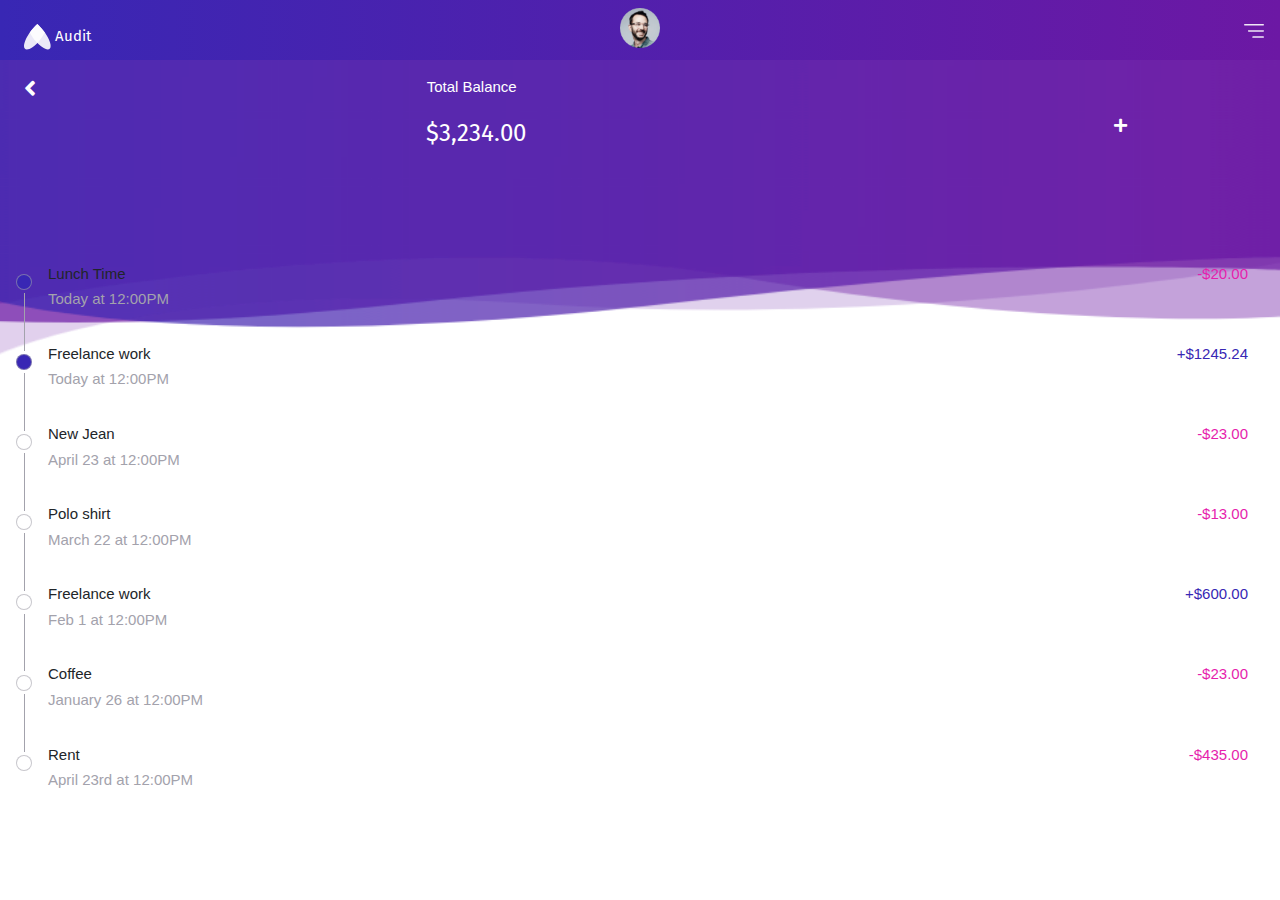
<file: Audit/public_html/expenditures.html>
<!DOCTYPE html>   
<html>
    <head>
        <title>Expenditures</title>
        <meta charset="UTF-8">
        <meta name="viewport" content="width=device-width, initial-scale=1.0">
        <link rel="stylesheet" href="https://use.fontawesome.com/releases/v5.2.0/css/all.css"/>
        <link href="https://fonts.googleapis.com/css?family=Fira+Sans" rel="stylesheet">
        <link href="css/bootstrap/bootstrap.min.css" rel="stylesheet" type="text/css"/>
        <link href="css/expenditures.css" rel="stylesheet" type="text/css"/>
    </head>
    <body>
        <div class="row logo-container">
            <div class="col-4">
                <div class="logo">
                    <img src="images/Symbole-10-1.png" alt=""/>
                    <span>Audit</span>
                </div>
            </div>
            <div class="col-4 padding-top">
                <img src="images/Groupe-de-masques-1.png" alt=""/>
            </div>
            <div class="col-4">
                <img class="icone" src="images/Menu.png" alt=""/>
            </div>

        </div>
        <div class="row font">
            <div class="col-4 left">
                <i class="fas fa-angle-left"></i>
            </div>
            <div class="col-4 center">
                <p>
                    Total Balance
                </p>
            </div>
        </div>
        <div class="row masque">
            <div class="col-9">
                <p>
                    $3,234.00
                </p>
            </div>
            <div class="col-3">
                <i class="fas fa-plus"></i>
            </div>
        </div>
        <main>
            <div class="row">
                <div class="col-6 align-left">
                    <p class="is-active">Lunch Time</p>
                    <span class="time">Today at 12:00PM</span>
                </div>
                <div class="col-6 align-right">
                    <span class="negative">-$20.00</span>
                </div>
            </div>
            <div class="row">
                <div class="col-6 align-left">
                    <p class="is-active">Freelance work</p>
                    <span class="time">Today at 12:00PM</span>
                </div>
                <div class="col-6 align-right">
                    <span class="positive">+$1245.24</span>
                </div>
            </div>
            <div class="row">
                <div class="col-6 align-left">
                    <p>New Jean</p>
                    <span class="time">April 23 at 12:00PM</span>
                </div>
                <div class="col-6 align-right">
                    <span class="negative">-$23.00</span>
                </div>
            </div>
            <div class="row">
                <div class="col-6 align-left">
                    <p>Polo shirt</p>
                    <span class="time">March 22 at 12:00PM</span>
                </div>
                <div class="col-6 align-right">
                    <span class="negative">-$13.00</span>
                </div>
            </div>
            <div class="row">
                <div class="col-6 align-left">
                    <p>Freelance work</p>
                    <span class="time">Feb 1 at 12:00PM</span>
                </div>
                <div class="col-6 align-right">
                    <span class="positive">+$600.00</span>
                </div>
            </div>
            <div class="row">
                <div class="col-6 align-left">
                    <p>Coffee</p>
                    <span class="time">January 26 at 12:00PM</span>
                </div>
                <div class="col-6 align-right">
                    <span class="negative">-$23.00</span>
                </div>
            </div>
            <div class="row">
                <div class="col-6 align-left last">
                    <p>Rent</p>
                    <span class="time">April 23rd at 12:00PM</span>
                </div>
                <div class="col-6 align-right">
                    <span class="negative">-$435.00</span>
                </div>
            </div>
        </main>
        <script src="js/jQuery/jquery-3.3.1.js" type="text/javascript"></script>
        <script src="js/main.js" type="text/javascript"></script>
    </body>
</html>
</file>
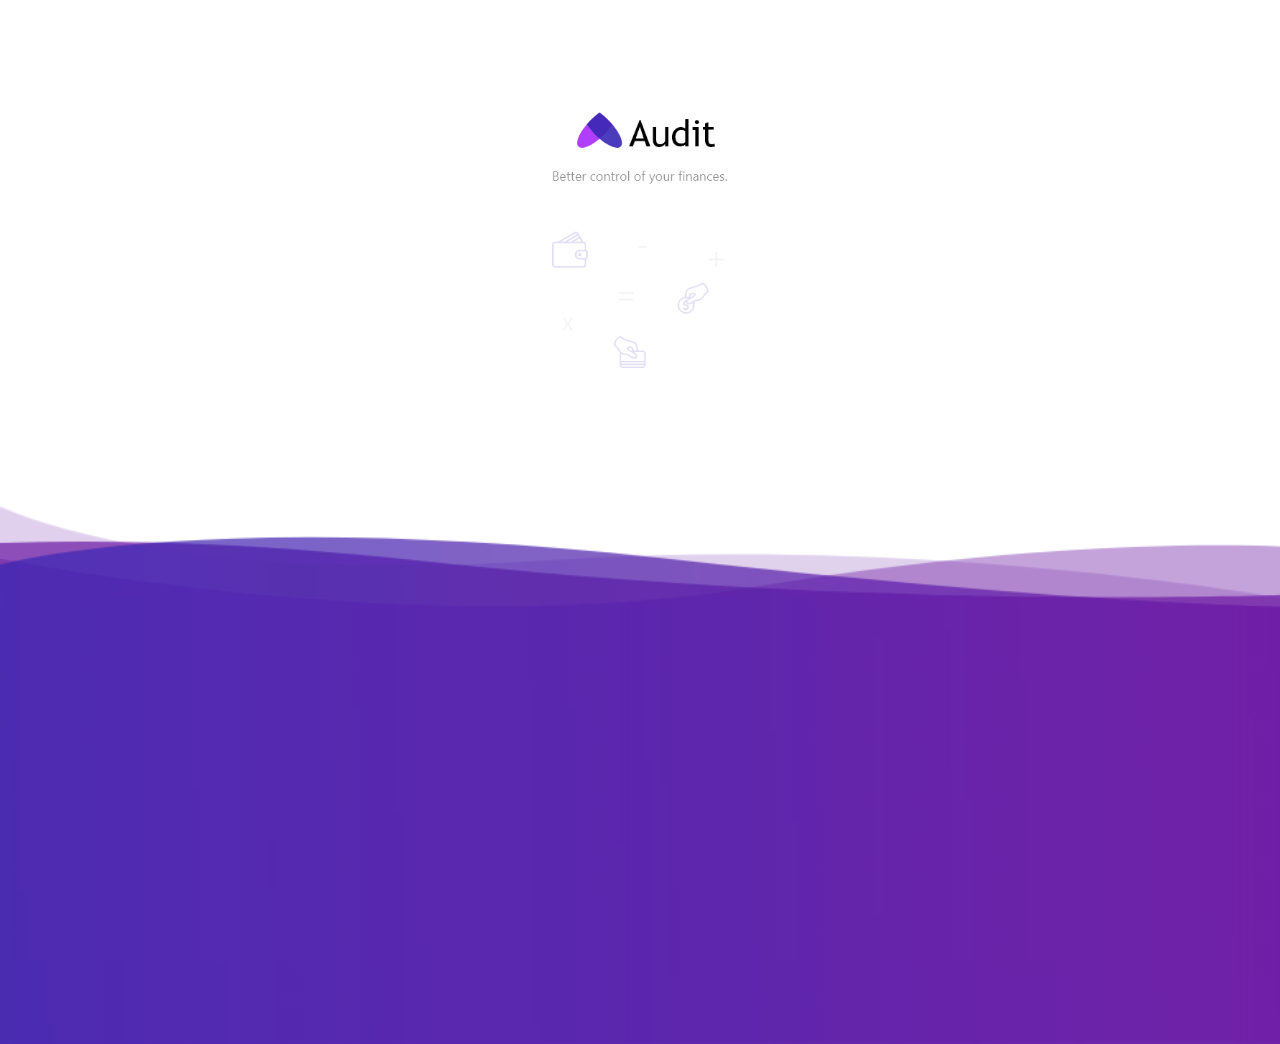
<file: Audit/public_html/flash-screen.html>
<!DOCTYPE html>
<html>
    <head>
        <title>Audit</title>
        <meta charset="UTF-8">
        <meta name="viewport" content="width=device-width, initial-scale=1.0">
        <link href="https://fonts.googleapis.com/css?family=Fira+Sans" rel="stylesheet">
        <link rel="stylesheet" href="https://use.fontawesome.com/releases/v5.2.0/css/all.css"/>
        <link href="css/flash-screen.css" rel="stylesheet" type="text/css"/>
    </head>
    <body class="home">
        <header>
            <div class="logo-container">
                <img src="images/Logo.png" alt="Logo">
            </div>
        </header>
        <main>
            <div class="group-container">
                <img src="images/Groupe-4.png" alt="Group 4">
            </div>
        </main>
        <script src="js/main.js" type="text/javascript"></script>
        <script src="js/jQuery/jquery-3.3.1.js" type="text/javascript"></script>
    </body>
</html>
</file>
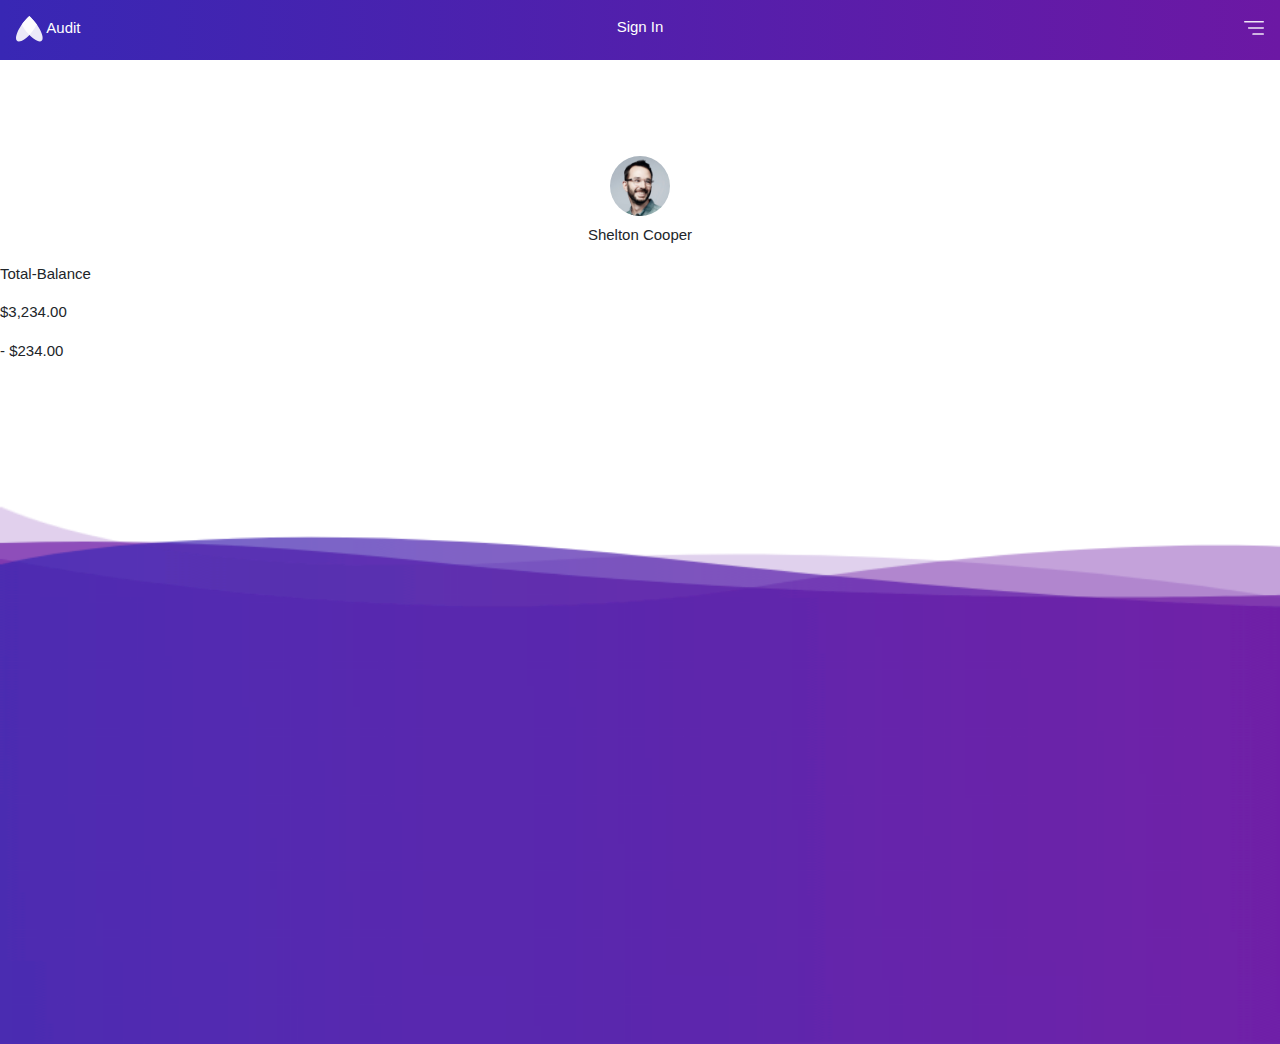
<file: Audit/public_html/home-screen.html>
<!DOCTYPE html>
<html>
    <head>
        <title>Home Screen</title>
        <meta charset="UTF-8">
        <meta name="viewport" content="width=device-width, initial-scale=1.0">
        <link rel="stylesheet" href="https://use.fontawesome.com/releases/v5.2.0/css/all.css"/>
        <link href="css/bootstrap/bootstrap.min.css" rel="stylesheet" type="text/css"/>
        <link href="css/home-screen.css" rel="stylesheet" type="text/css"/>
    </head>
    <body>
        <div class="row logo-container">
            <div class="col-4">
                <div class="logo">
                    <img src="images/Symbole-10-1.png" alt=""/>
                    <span>Audit</span>
                </div>
            </div>
            <div class="col-4 padding-top">
                <a href="#">Sign In</a>
            </div>
            <div class="col-4">
                <img class="icone" src="images/Menu.png" alt=""/>
            </div>
        </div>
        <div class="masque">
            <img src="images/Groupe-de-masques-1.png" alt=""/>
            <p>
                Shelton Cooper
            </p>
        </div>
        <div>
            <p> 
                Total-Balance
            </p>
            <p>
                $3,234.00
            </p>
            <p>
                - $234.00
            </p>
        </div>
        <script src="js/main.js" type="text/javascript"></script>
        <script src="js/jQuery/jquery-3.3.1.js" type="text/javascript"></script>
    </body>
</html>
</file>
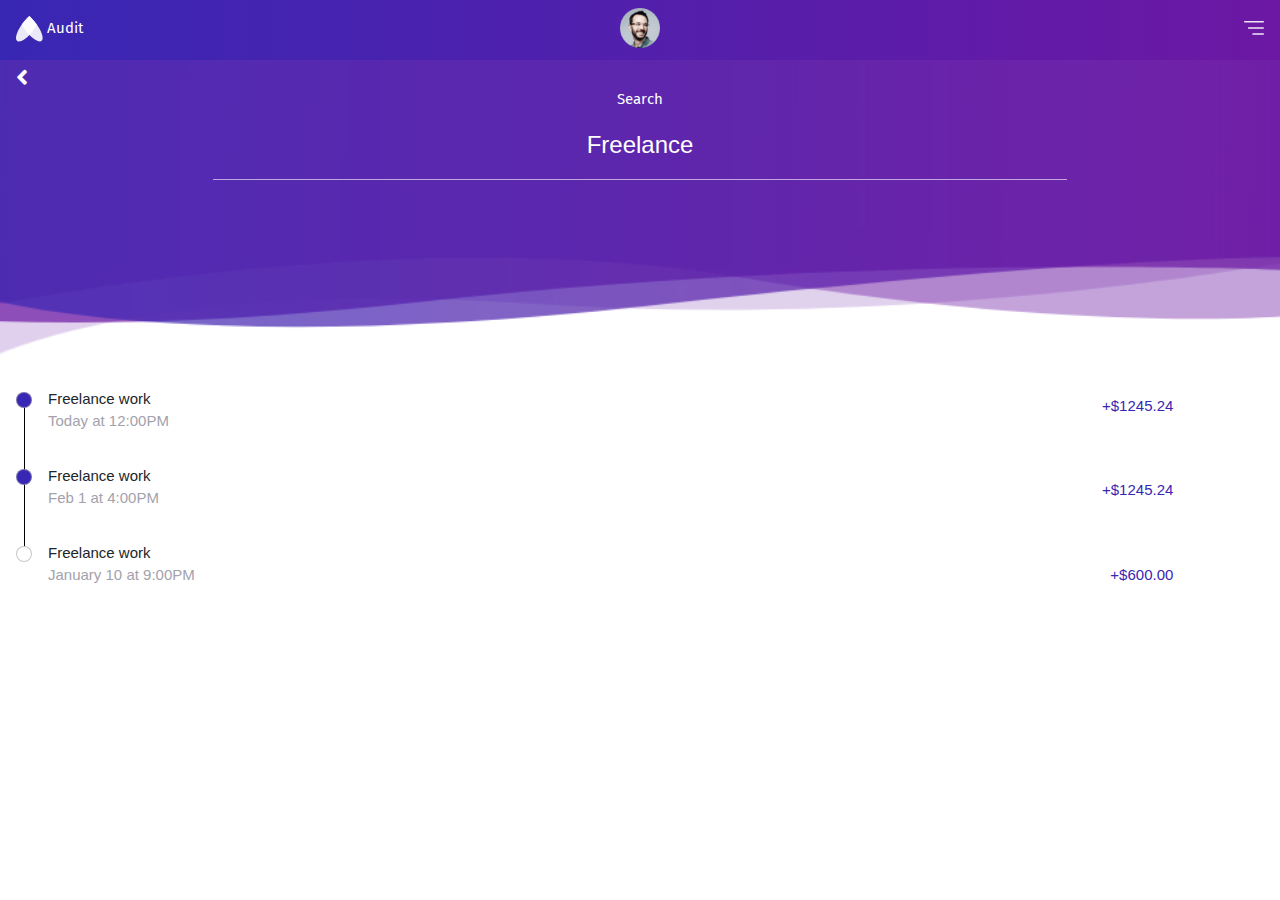
<file: Audit/public_html/search.html>
<!DOCTYPE html>
<html>
    <head>
        <title>Search</title>
        <meta charset="UTF-8">
        <meta name="viewport" content="width=device-width, initial-scale=1.0">
        <link href="https://fonts.googleapis.com/css?family=Fira+Sans" rel="stylesheet">
        <link rel="stylesheet" href="https://use.fontawesome.com/releases/v5.2.0/css/all.css"/>
        <link href="css/bootstrap/bootstrap.min.css" rel="stylesheet" type="text/css"/>
        <link href="css/search.css" rel="stylesheet" type="text/css"/>
    </head>
    <body>
        <div class="row logo-container">
            <div class="col-4">
                <div class="logo">
                    <img src="images/Symbole-10-1.png" alt=""/>
                    <span>Audit</span>
                </div>
            </div>
            <div class="col-4 padding-top">
                <img src="images/Groupe-de-masques-1.png" alt=""/>
            </div>
            <div class="col-4">
                <img class="icone" src="images/Menu.png" alt=""/>
            </div>
        </div>
        <div class="row font">
            <div class="col-12">
                <i class="fas fa-angle-left"></i>
            </div>
        </div>
        <div class="row masque">
            <div class="col-12">
            <a href="#">Search</a>
            </div>
        </div>
        <div class="row align-center">
            <div class="col-2"></div>
            <div class="col-8 line">
                <p>Freelance</p>
            </div>
            <div class="col-2"></div>
        </div>
        <div class="row margin-top">
            <div class="col-6 align-left">
                <nav>
                    <ul>
                        <li>Freelance work
                            <ul class="grey">
                                <li>Today at 12:00PM</li>
                            </ul>
                        </li>
                        <li>Freelance work
                            <ul class="grey">
                                <li>Feb 1 at 4:00PM</li>
                            </ul>
                        </li>
                        <li class="is-active">Freelance work
                            <ul class="grey">
                                <li>January 10 at 9:00PM</li>
                            </ul>
                        </li>
                    </ul>
                </nav>
            </div>
            <div class="col-5 align-right">
                <nav>
                    <ul>
                        <li>+$1245.24</li>
                        <li>+$1245.24</li>
                        <li>+$600.00</li>
                    </ul>
                </nav>
            </div>
        </div>
    </body>
</html>
</file>
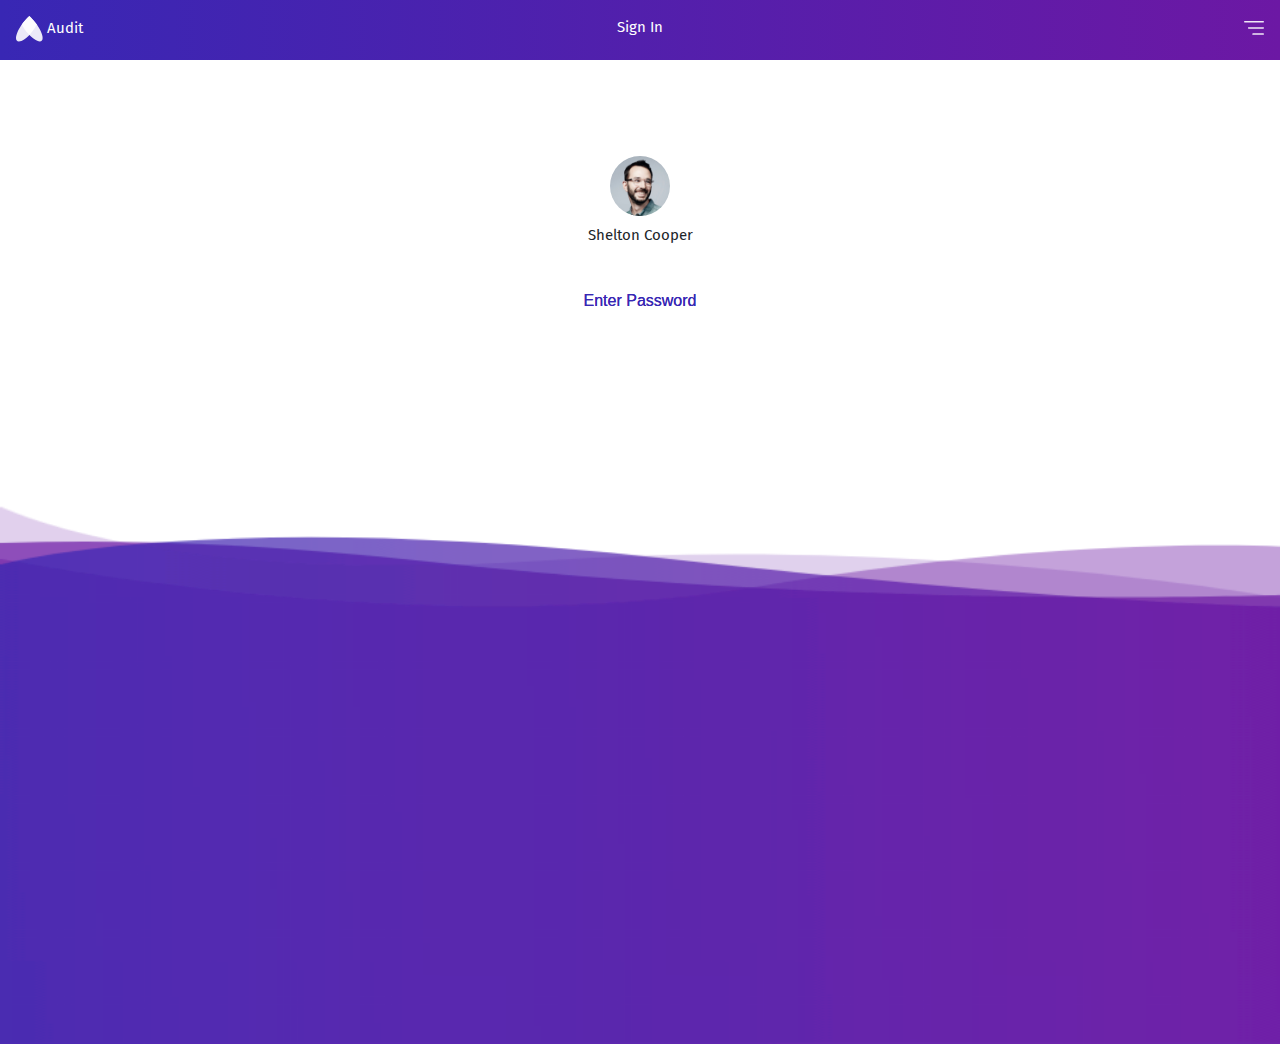
<file: Audit/public_html/sign-in.html>
<!DOCTYPE html>
<html>
    <head>
        <title>Sign In</title>
        <meta charset="UTF-8">
        <meta name="viewport" content="width=device-width, initial-scale=1.0">
        <link href="https://fonts.googleapis.com/css?family=Fira+Sans" rel="stylesheet">
        <link rel="stylesheet" href="https://use.fontawesome.com/releases/v5.2.0/css/all.css"/>
        <link href="css/bootstrap/bootstrap.min.css" rel="stylesheet" type="text/css"/>
        <link href="css/sign-in.css" rel="stylesheet" type="text/css"/>
    </head>
    <body>
        <div class="row logo-container">
            <div class="col-4">
                <div class="logo">
                    <img src="images/Symbole-10-1.png" alt=""/>
                    <span>Audit</span>
                </div>
            </div>
            <div class="col-4 padding-top">
                <a href="#">Sign In</a>
            </div>
            <div class="col-4">
                <img class="icone" src="images/Menu.png" alt=""/>
            </div>
        </div>
        <div class="masque">
            <img src="images/Groupe-de-masques-1.png" alt=""/>
            <p>
                Shelton Cooper
            </p>
        </div>
        <div class="row password-container">
                <input type="password" name="password" maxlength="4" pattern="[0-9]* /d" placeholder="Enter Password">
        </div>
        <script src="js/jQuery/jquery-3.3.1.js" type="text/javascript"></script>
        <script src="js/main.js" type="text/javascript"></script>
    </body>
</html>
</file>
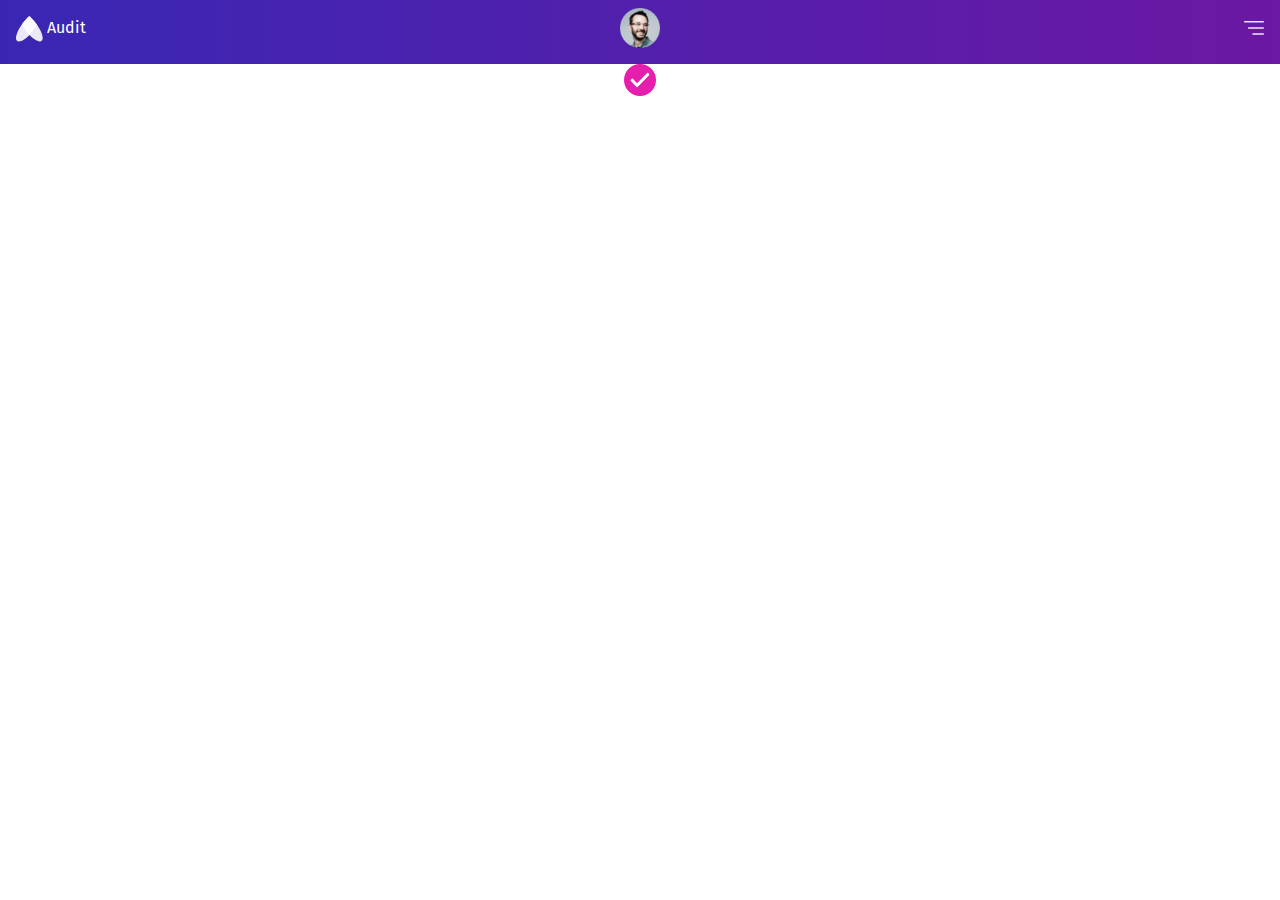
<file: Audit/public_html/success-screen.html>
<!DOCTYPE html>
<html>
    <head>
        <title>TODO supply a title</title>
        <meta charset="UTF-8">
        <meta name="viewport" content="width=device-width, initial-scale=1.0">
        <link href="https://fonts.googleapis.com/css?family=Fira+Sans" rel="stylesheet">
        <link href="css/bootstrap/bootstrap.min.css" rel="stylesheet" type="text/css"/>
        <link href="css/success-screen.css" rel="stylesheet" type="text/css"/>
    </head>
    <body>
        <div class="row logo-container">
            <div class="col-4">
                <div class="logo">
                    <img src="images/Symbole-10-1.png" alt=""/>
                    <span>Audit</span>
                </div>
            </div>
            <div class="col-4 padding-top">
                <img src="images/Groupe-de-masques-1.png" alt=""/>
            </div>
            <div class="col-4">
                <img class="icone" src="images/Menu.png" alt=""/>
            </div>
        </div>





        <main>
        <div class="logo1">
            <img src="images/Lock.png" alt=""/>
        </div>
            
        </main>
    </body>
</html>
</file>
<file: Audit/public_html/css/expenditures.css>
body{
    font-size: 15px;
}
body:before{
    content: "";
    position: absolute;
    left: -1%;
    right: 0;
    bottom: 0;
    top: 0;
    background: url(../images/Background-rotated.png) no-repeat bottom right;
    background-size: 100% 60%;
    transform: translateY(-60%);
    z-index: -1;
}
[class^="col-"], [class*=" col-"], .row{
    padding: 0;
    margin: 0;
}
.logo-container{
    background-image: linear-gradient(to right, rgba(56, 39, 180, 1) , rgba(108, 24, 164, 1));
    height: 4em;
}
.logo{
    margin-top:1.5rem;
    color:white;
    padding-left:1.5rem;
    font-family: 'Fira Sans', sans-serif;
}
.icone{
    float:right ;
    margin-top: 1.5rem;
    padding-right:1rem;
    cursor: pointer;
}
.padding-top{
    padding-bottom: 1rem;
    text-align: center;
}
.padding-top img{
    vertical-align: middle;
    border-style: none;
    height: 2.5rem;
    margin-top: 0.5rem;
}
.padding-top a{
    color: white;
    font-family: 'Fira Sans', sans-serif;
}
.font {
    color: white;
    margin-top: 1rem;
    white-space: nowrap;
}
.font .left {
    display: inline-block;
    text-align: left;
}
.font .right {
    display: inline-block;
    text-align: center;
}
.font .left i {
    margin-left: 1.5rem;
    font-size: 1.5rem;
}
.font .right p {
    padding: 0;
    font-size: 0.85rem;
    margin-left: 0.7rem;
}
.masque{
    text-align: center;
    font-family: 'Fira Sans', sans-serif;
    color: white;
}
.masque p{
    font-family: 'Fira Sans', sans-serif;
    font-size: 1.5rem;
    margin-left: -0.5rem;
}
main {
    margin-top: 6rem;
    white-space: nowrap;
}
main .row {
    margin-bottom: 2rem;
}
main .time {
    color: #A3A2AC;
}
main .align-left {
    padding-left: 3rem;
}
main .align-left p {
    margin: 0;
    margin-bottom: 0.2rem;
}
main span.negative {
    color: #E61EAD;
}
main span.positive {
    color: #3827B4;
}
.align-left:before {
    content: "";
    position: absolute;
    border-left: 1px solid #A3A2AC;
    height: 120%;
    margin-left: -1.525rem;
    margin-top: 1.9rem;
}
.last:before {
    content: none;
    border-left: transparent;
    margin: 0;
    height: inherit;
}
.align-right {
    float: right;
    padding-right: 2rem;
    text-align: right;
}
main p:before {
    position: absolute;
    content: "";
    height: 1rem;
    width: 1rem;
    background-color: white;
    border: 1px solid rgba(163, 162, 172, 0.60);
    border-radius: 100%;
    margin-left: -2rem;
    margin-top: 0.7rem;
}
p.is-active:before {
    position: absolute;
    content: "";
    height: 1rem;
    width: 1rem;
    background-color: #3827B4;
    border-radius: 100%;
    margin-left: -2rem;
    margin-top: 0.7rem;
}
</file>
<file: Audit/public_html/css/flash-screen.css>
html {
    height: 100%;
}
body {
    font-size: 15px;
    margin: 0;
    padding: 0;
    text-align: center;
    height: 100%;
}
[class^="col-"], [class*=" col-"], .row{
    padding: 0;
    margin: 0;
}
header:before {
    content: "";
    position: absolute;
    top: 0;
    left: 0;
    right: 0;
    bottom: 0;
    background: url(../images/Background.png) no-repeat bottom right;
    background-size: 100% 60%;
    transform: translateY(9rem);
    z-index: -1;
}
header {
    margin-top: 7rem;
}
header .logo-container img {
    height: auto;
    width: 11rem;
}
main .group-container {
    margin-top: 2rem;
}
main .group-container img {
    height: auto;
    width: 11rem;
}
</file>
<file: Audit/public_html/css/home-screen.css>
html {
    height: 100%;
}
body{
    font-size: 15px;
}
body:after {
    content: "";
    position: absolute;
    top: 0;
    left: 0;
    right: 0;
    bottom: 0;
    background: url(../images/Background.png) no-repeat bottom right;
    background-size: 100% 60%;
    transform: translateY(9rem);
    z-index: -1;
}
[class^="col-"], [class*=" col-"], .row{
    padding: 0;
    margin: 0;
}
.logo-container{
    background-image: linear-gradient(to right, rgba(56, 39, 180, 1) , rgba(108, 24, 164, 1));
    height: 4em;
}
.logo{
    margin-top: 1rem;
    color:white;
    padding-left: 1rem;
    font-family: 'Fira Sans', sans-serif;
}
.icone{
    float:right ;
    margin-top: 1.3rem;
    padding-right:1rem;
    cursor: pointer;
}
.padding-top{
    padding-top: 1rem;
    text-align: center;
}
.padding-top a{
    color:white;
    font-family: 'Fira Sans', sans-serif;
}
.masque{
    text-align:center;
    margin-top:6rem;
    font-family: 'Fira Sans', sans-serif;
}
.masque p{
    padding-top:0.5rem;
}
</file>
<file: Audit/public_html/css/search.css>
body{
    font-size: 15px;
}
body:before{
    content: "";
    position: absolute;
    left: -1%;
    right: 0;
    bottom: 0;
    top: 0;
    background: url(../images/Background-rotated.png) no-repeat bottom right;
    background-size: 100% 60%;
    transform: translateY(-60%);
    z-index: -1;
}
[class^="col-"], [class*=" col-"], .row{
    padding: 0;
    margin: 0;
}
.logo-container{
    background-image: linear-gradient(to right, rgba(56, 39, 180, 1) , rgba(108, 24, 164, 1));
    height: 4em;
}
.logo{
    margin-top:1rem;
    color:white;
    padding-left:1rem;
    font-family: 'Fira Sans', sans-serif;
}
.icone{
    float:right ;
    margin-top: 1.3rem;
    padding-right:1rem;
    cursor: pointer;
}
.padding-top{
    padding-bottom: 2rem;
    text-align: center;
}
.padding-top img{
    vertical-align: middle;
    border-style: none;
    height: 2.5rem;
    margin-top: 0.5rem;
}
.padding-top a{
    color:white;
    font-family: 'Fira Sans', sans-serif;
    text-align: center;
}
.masque{
    text-align:center;
    font-family: 'Fira Sans', sans-serif;
}
.masque div {
    margin-top: -0.5rem;
}
.masque a{
  margin-top:2rem;
  color: white;
}

.masque p{
    padding-top:1rem;
    font-family: 'Fira Sans', sans-serif;
    color: #A3A2AC;
    color:white;
    text-align:center;
}
.font{
    color: white;
    font-size:1.5rem;
    margin-left: 1rem;
}
.align-center{
    text-align: center;
}
.align-center .line p{
    margin-bottom: 1rem;
    color: white;
    font-size: 1.5rem;
}
p{
    margin-top: 1rem;
}
.align-center .line{
    border-bottom: 1px solid rgba(255, 255, 255, 0.6);
}
.margin-top {
    margin-top: 10rem;
}
nav {
    padding-left:3rem;
    padding-top:3rem;
}
.align-left nav:before {
    content: "";
    position: absolute;
    border-left: 1px solid black;
    height: 43%;
    margin-left: -1.5rem;
    margin-top: 1rem;
}
.align-right {
    text-align:right;
    margin-bottom: 3rem;
}
.align-right nav {
    line-height:2.3rem;
    color:#3827B4;
}
.align-right li{
    list-style: none;
    margin-bottom: 3rem;
}
nav ul {
    padding: 0;
    list-style: none;
}
.grey{
    color: #A3A2AC;
}
nav li {
    margin-bottom: 2rem;
}
.align-left nav > ul > li:before {
    position: absolute;
    content: "";
    height: 1rem;
    width: 1rem;
    background-color: #3827B4;
    border: 1px solid rgba(163, 162, 172, 0.60);
    border-radius: 100%;
    margin-left: -2rem;
    margin-top: 0.3rem;
}.align-left nav > ul > li.is-active:before {
    position: absolute;
    content: "";
    height: 1rem;
    width: 1rem;
    background-color: white;
    border: 1px solid rgba(163, 162, 172, 0.60);
    border-radius: 100%;
    margin-left: -2rem;
    margin-top: 0.3rem;
}
</file>
<file: Audit/public_html/css/sign-in.css>
body{
    font-size: 15px;
}
body:before {
    content: "";
    position: absolute;
    top: 0;
    left: 0;
    right: 0;
    bottom: 0;
    background: url(../images/Background.png) no-repeat bottom right;
    background-size: 100% 60%;
    transform: translateY(9rem);
    z-index: -1;
}
[class^="col-"], [class*=" col-"], .row{
    padding: 0;
    margin: 0;
}
.logo-container{
    background-image: linear-gradient(to right, rgba(56, 39, 180, 1) , rgba(108, 24, 164, 1));
    height: 4em;
}
.logo{
    margin-top:1rem;
    color:white;
    padding-left:1rem;
    font-family: 'Fira Sans', sans-serif;
}
.icone{
    float:right ;
    margin-top: 1.3rem;
    padding-right:1rem;
    cursor: pointer;
}
.padding-top{
    padding-top: 1rem;
    text-align: center;
}
.padding-top a{
    color:white;
    font-family: 'Fira Sans', sans-serif;
}
.masque{
    text-align:center;
    margin-top:6rem;
    font-family: 'Fira Sans', sans-serif;
}
.masque p{
    padding-top:0.5rem;
}
.password-container{
    text-align: center;
}
.password-container input {
    border: 0;
    outline: 0;
    font-size: 7rem;
    text-align: center;
    width: 100%;
    color: transparent;
    background-color: transparent;
    text-shadow: 0 0 0 #3827B4;
    margin-top: -5rem;
}
::placeholder {
    font-size: 1rem;
    color: #3827B4;
}
.white-point{
    position: absolute;
    content: "";
    height: 2rem;
    width: 2rem;
    background-color: white;
    border: 1px solid rgba(163, 162, 172, 0.60);
    border-radius: 100%;
    border-radius: 100%;
}
.blue-point{
    position: absolute;
    content: "";
    height: 2rem;
    width: 2rem;
    background-color: #3827B4;
    border-radius: 100%;    
}
</file>
<file: Audit/public_html/css/success-screen.css>
.logo-container{
    background-image: linear-gradient(to right, rgba(56, 39, 180, 1) , rgba(108, 24, 164, 1));
    height: 4em;
}
.logo{
    margin-top:1rem;
    color:white;
    padding-left:1rem;
    font-family: 'Fira Sans', sans-serif;
}
.icone{
    float:right ;
    margin-top: 1.3rem;
    padding-right:1rem;
    cursor: pointer;
}
.padding-top{
    padding-bottom: 2rem;
    text-align: center;
}
.padding-top img{
    vertical-align: middle;
    border-style: none;
    height: 2.5rem;
    margin-top: 0.5rem;
}
.padding-top a{
    color:white;
    font-family: 'Fira Sans', sans-serif;
    text-align: center;
}





main {
    text-align: center;
}
main .logo1 {
    top: left;
}
</file>
